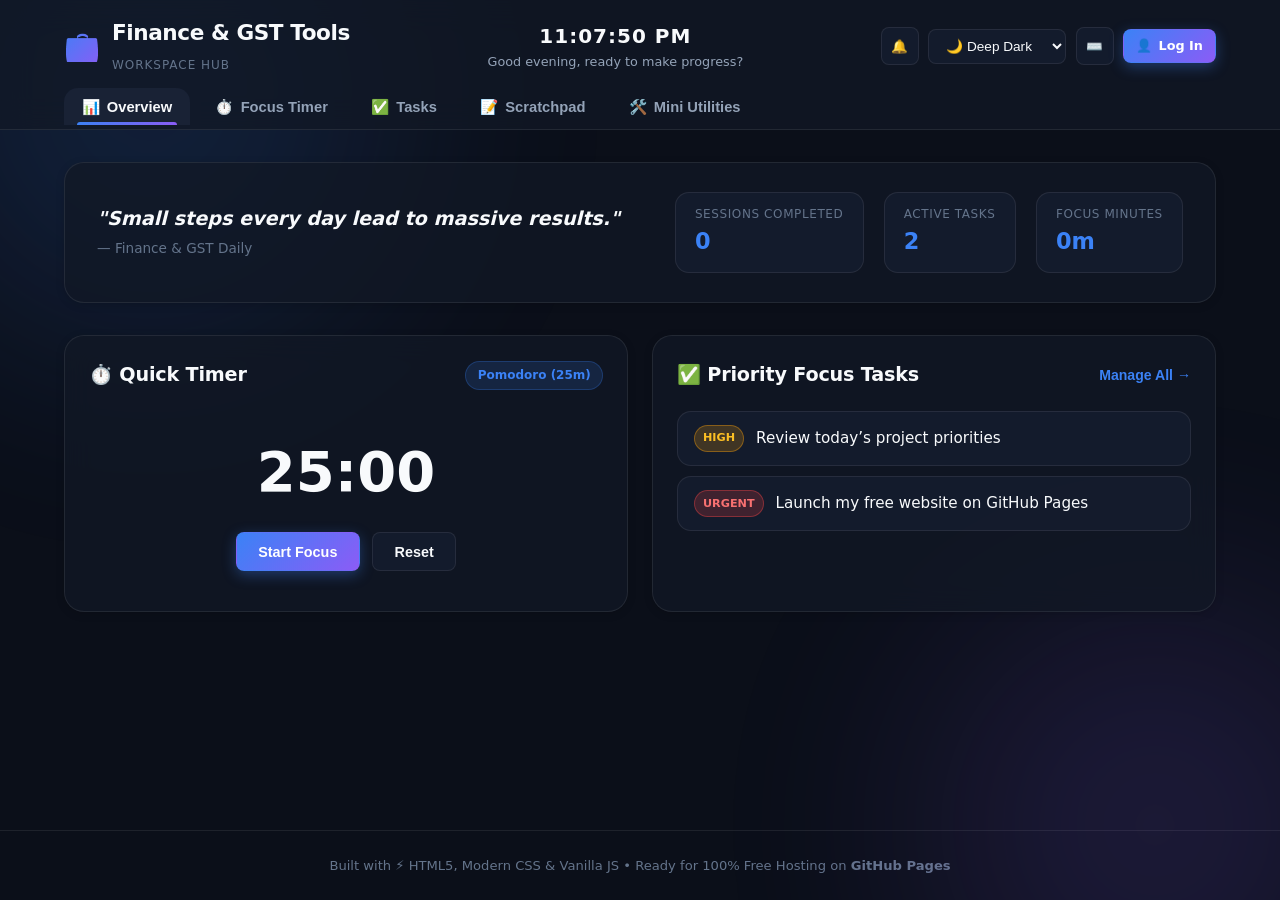
<file: index.html>
<!DOCTYPE html>
<html lang="en" data-theme="dark">
<head>
  <meta charset="UTF-8">
  <meta name="viewport" content="width=device-width, initial-scale=1.0">
  <title>Finance & GST Tools | Personal Finance & Utilities</title>
  <meta name="description" content="All-in-one productivity and finance suite with GST calculator, Pomodoro timer, task manager, live scratchpad, QR generator, and palette tools.">
  <link rel="stylesheet" href="styles.css">
  <link rel="icon" href="data:image/svg+xml,<svg xmlns=%22http://www.w3.org/2000/svg%22 viewBox=%220 0 100 100%22><text y=%22.9em%22 font-size=%2290%22>💼</text></svg>">
</head>
<body>
  <!-- Global Background Glows -->
  <div class="bg-glow glow-1" aria-hidden="true"></div>
  <div class="bg-glow glow-2" aria-hidden="true"></div>

  <!-- Header -->
  <header class="app-header">
    <div class="header-container">
      <div class="brand">
        <span class="brand-icon">💼</span>
        <div class="brand-text">
          <h1>Finance & GST Tools</h1>
          <span class="brand-tag">Workspace Hub</span>
        </div>
      </div>

      <!-- Live Clock & Greeting -->
      <div class="header-center">
        <div class="live-clock" id="liveClock">00:00:00</div>
        <div class="live-greeting" id="liveGreeting">Welcome</div>
      </div>

      <!-- Header Controls -->
      <div class="header-actions">
        <!-- Sound Toggle -->
        <button id="soundToggleBtn" class="icon-btn" title="Toggle Sound Chimes" aria-label="Toggle Sound">
          <span class="btn-icon" id="soundIcon">🔔</span>
        </button>

        <!-- Theme Selector -->
        <div class="theme-select-wrapper">
          <label for="themeSelect" class="sr-only">Choose Theme</label>
          <select id="themeSelect" class="theme-select" aria-label="Select Color Theme">
            <option value="dark">🌙 Deep Dark</option>
            <option value="light">☀️ Clean Light</option>
            <option value="cyberpunk">👾 Cyberpunk</option>
            <option value="emerald">🌲 Emerald</option>
          </select>
        </div>

        <!-- Shortcuts Help Button -->
        <button id="shortcutsBtn" class="icon-btn" title="Keyboard Shortcuts" aria-label="Keyboard Shortcuts">
          <span class="btn-icon">⌨️</span>
        </button>

        <!-- Login / User Profile Button -->
        <div id="authHeaderContainer">
          <a href="login.html" id="loginBtn" class="btn btn-sm btn-primary auth-btn" title="Log In to Workspace">
            <span>👤</span> <span>Log In</span>
          </a>
        </div>
      </div>
    </div>

    <!-- Navigation Tabs -->
    <nav class="nav-tabs" aria-label="App Navigation">
      <button class="nav-tab active" data-tab="dashboard">
        <span class="tab-icon">📊</span> Overview
      </button>
      <button class="nav-tab" data-tab="timer">
        <span class="tab-icon">⏱️</span> Focus Timer
      </button>
      <button class="nav-tab" data-tab="tasks">
        <span class="tab-icon">✅</span> Tasks
      </button>
      <button class="nav-tab" data-tab="notes">
        <span class="tab-icon">📝</span> Scratchpad
      </button>
      <button class="nav-tab" data-tab="tools">
        <span class="tab-icon">🛠️</span> Mini Utilities
      </button>
    </nav>
  </header>

  <!-- Main Content Views -->
  <main class="main-content">

    <!-- VIEW 1: DASHBOARD OVERVIEW -->
    <section id="view-dashboard" class="tab-view active">
      <div class="dashboard-hero">
        <div class="hero-quote">
          <p id="dailyQuote">"Small steps every day lead to massive results."</p>
          <span id="quoteAuthor">— Finance & GST Daily</span>
        </div>
        <div class="quick-stats">
          <div class="stat-card">
            <span class="stat-label">Sessions Completed</span>
            <span class="stat-value" id="dashCompletedSessions">0</span>
          </div>
          <div class="stat-card">
            <span class="stat-label">Active Tasks</span>
            <span class="stat-value" id="dashActiveTasks">0</span>
          </div>
          <div class="stat-card">
            <span class="stat-label">Focus Minutes</span>
            <span class="stat-value" id="dashTotalMinutes">0m</span>
          </div>
        </div>
      </div>

      <div class="grid-2col">
        <!-- Mini Timer Card -->
        <div class="card card-interactive" id="dashTimerCard">
          <div class="card-header">
            <h3>⏱️ Quick Timer</h3>
            <span class="badge" id="dashTimerMode">Pomodoro (25m)</span>
          </div>
          <div class="dash-timer-body">
            <div class="dash-timer-display" id="dashTimerTime">25:00</div>
            <div class="dash-timer-controls">
              <button class="btn btn-primary" id="dashTimerToggle">Start Focus</button>
              <button class="btn btn-secondary" id="dashTimerReset">Reset</button>
            </div>
          </div>
        </div>

        <!-- Quick Tasks Preview Card -->
        <div class="card" id="dashTasksCard">
          <div class="card-header">
            <h3>✅ Priority Focus Tasks</h3>
            <button class="btn-link" id="gotoTasksLink">Manage All &rarr;</button>
          </div>
          <div class="card-body">
            <ul class="task-list task-list-compact" id="dashTaskList">
              <li class="empty-state">No active tasks. Add one to get started!</li>
            </ul>
          </div>
        </div>
      </div>
    </section>

    <!-- VIEW 2: FULL FOCUS TIMER -->
    <section id="view-timer" class="tab-view">
      <div class="timer-container card">
        <!-- Mode Tabs -->
        <div class="timer-mode-selector">
          <button class="mode-btn active" data-mode="pomodoro">Pomodoro (25m)</button>
          <button class="mode-btn" data-mode="shortBreak">Short Break (5m)</button>
          <button class="mode-btn" data-mode="longBreak">Long Break (15m)</button>
        </div>

        <!-- SVG Circular Ring -->
        <div class="timer-circle-wrapper">
          <svg class="timer-svg" viewBox="0 0 280 280">
            <circle class="timer-circle-bg" cx="140" cy="140" r="120" />
            <circle class="timer-circle-progress" id="timerProgressCircle" cx="140" cy="140" r="120" />
          </svg>
          <div class="timer-center-content">
            <div class="timer-display" id="timerDisplay">25:00</div>
            <div class="timer-status" id="timerStatus">Ready to focus</div>
          </div>
        </div>

        <!-- Action Controls -->
        <div class="timer-controls">
          <button class="btn btn-primary btn-large" id="timerStartPauseBtn">
            <span id="timerActionText">Start</span>
          </button>
          <button class="btn btn-secondary" id="timerResetBtn">Reset</button>
          <button class="btn btn-ghost" id="timerSkipBtn" title="Skip Session">Skip ⏭️</button>
        </div>

        <!-- Timer Options & Sound Testing -->
        <div class="timer-settings-row">
          <div class="setting-item">
            <label for="workDurationInput">Work (mins):</label>
            <input type="number" id="workDurationInput" min="1" max="90" value="25">
          </div>
          <div class="setting-item">
            <label for="breakDurationInput">Break (mins):</label>
            <input type="number" id="breakDurationInput" min="1" max="60" value="5">
          </div>
          <div class="setting-item">
            <button class="btn btn-sm btn-secondary" id="testChimeBtn">Test Chime 🔔</button>
          </div>
        </div>
      </div>
    </section>

    <!-- VIEW 3: TASK MANAGER -->
    <section id="view-tasks" class="tab-view">
      <div class="card tasks-card">
        <div class="card-header">
          <h2>Task & Priority Checklist</h2>
          <div class="task-filter-pills">
            <button class="pill active" data-filter="all">All</button>
            <button class="pill" data-filter="active">Active</button>
            <button class="pill" data-filter="completed">Done</button>
          </div>
        </div>

        <!-- New Task Form -->
        <form class="task-form" id="taskForm">
          <input type="text" id="taskInput" class="form-input" placeholder="What needs to be done? (Press Enter)" required autocomplete="off">
          <select id="taskPriority" class="form-select" aria-label="Task Priority">
            <option value="normal">Normal</option>
            <option value="high">High</option>
            <option value="urgent">Urgent 🔥</option>
          </select>
          <button type="submit" class="btn btn-primary">Add Task</button>
        </form>

        <!-- Tasks List -->
        <div class="task-list-wrapper">
          <ul class="task-list" id="taskList">
            <!-- Dynamic task items inserted here -->
          </ul>
        </div>

        <!-- Task Footer Bar -->
        <div class="task-footer">
          <span id="taskCounter">0 tasks left</span>
          <button class="btn-link text-danger" id="clearCompletedBtn">Clear Completed</button>
        </div>
      </div>
    </section>

    <!-- VIEW 4: LIVE SCRATCHPAD -->
    <section id="view-notes" class="tab-view">
      <div class="card notes-card">
        <div class="card-header">
          <h2>Quick Scratchpad & Drafts</h2>
          <div class="notes-actions">
            <button class="btn btn-sm btn-secondary" id="copyNotesBtn" title="Copy to Clipboard">📋 Copy</button>
            <button class="btn btn-sm btn-secondary" id="downloadNotesBtn" title="Save as File">💾 Export .md</button>
            <button class="btn btn-sm btn-ghost text-danger" id="clearNotesBtn" title="Clear Scratchpad">Clear</button>
          </div>
        </div>

        <div class="notes-body">
          <textarea id="scratchpadText" class="notes-textarea" placeholder="Start typing thoughts, markdown notes, code snippets, or meeting minutes... Auto-saved locally!"></textarea>
        </div>

        <div class="notes-footer">
          <div class="notes-meta">
            <span id="charCount">0 characters</span> •
            <span id="wordCount">0 words</span> •
            <span id="readingTime">&lt; 1 min read</span>
          </div>
          <span class="save-status" id="saveStatus">✓ Saved to browser</span>
        </div>
      </div>
    </section>

    <!-- VIEW 5: MINI UTILITIES -->
    <section id="view-tools" class="tab-view">
      <div class="grid-2col">
        <!-- Tool 1: Instant QR Code Generator -->
        <div class="card tool-card">
          <div class="card-header">
            <h3>📱 Instant QR Code Generator</h3>
          </div>
          <div class="tool-content">
            <p class="tool-desc">Type any text, phone number, or URL to generate a scannable QR code instantly.</p>
            <div class="qr-input-group">
              <input type="text" id="qrTextInput" class="form-input" placeholder="https://example.com" value="https://github.com">
              <button class="btn btn-primary" id="generateQrBtn">Generate</button>
            </div>
            
            <div class="qr-display-area">
              <canvas id="qrCanvas" width="220" height="220" class="qr-canvas"></canvas>
            </div>

            <div class="qr-actions">
              <button class="btn btn-secondary btn-sm" id="downloadQrBtn">📥 Download QR Code</button>
            </div>
          </div>
        </div>

        <!-- Tool 2: Harmonic Color Palette Generator -->
        <div class="card tool-card">
          <div class="card-header">
            <h3>🎨 Color Palette Generator</h3>
            <button class="btn btn-sm btn-primary" id="randomizePaletteBtn">New Palette 🎲</button>
          </div>
          <div class="tool-content">
            <p class="tool-desc">Click any swatch or hex code to copy it instantly.</p>
            <div class="palette-display" id="paletteContainer">
              <!-- Swatches generated by app.js -->
            </div>
          </div>
        </div>

        <!-- Tool 3: Quick Percentage & Ratio Calculator -->
        <div class="card tool-card full-width">
          <div class="card-header">
            <h3>🔢 Quick Percentage & Ratio Calculator</h3>
          </div>
          <div class="tool-content">
            <div class="calc-grid">
              <!-- What is X% of Y? -->
              <div class="calc-box">
                <span class="calc-title">What is</span>
                <div class="calc-inputs">
                  <input type="number" id="calcP1" class="form-input sm-input" placeholder="20" value="20">% of
                  <input type="number" id="calcV1" class="form-input sm-input" placeholder="150" value="150">
                </div>
                <div class="calc-result" id="calcRes1">= 30.00</div>
              </div>

              <!-- X is what % of Y? -->
              <div class="calc-box">
                <span class="calc-title">Percentage of</span>
                <div class="calc-inputs">
                  <input type="number" id="calcV2" class="form-input sm-input" placeholder="45" value="45"> is what % of
                  <input type="number" id="calcT2" class="form-input sm-input" placeholder="180" value="180">
                </div>
                <div class="calc-result" id="calcRes2">= 25.00%</div>
              </div>

              <!-- Percentage Change -->
              <div class="calc-box">
                <span class="calc-title">% Change</span>
                <div class="calc-inputs">
                  From <input type="number" id="calcFrom" class="form-input sm-input" placeholder="80" value="80">
                  to <input type="number" id="calcTo" class="form-input sm-input" placeholder="100" value="100">
                </div>
                <div class="calc-result" id="calcRes3">= +25.00%</div>
              </div>
            </div>
          </div>
        </div>
      </div>
    </section>

  </main>

  <!-- Keyboard Shortcuts Modal Dialog -->
  <dialog id="shortcutsDialog" class="modal-dialog">
    <div class="modal-card">
      <div class="modal-header">
        <h3>⌨️ Keyboard Shortcuts</h3>
        <button class="icon-btn close-modal" id="closeShortcutsBtn" aria-label="Close modal">✕</button>
      </div>
      <div class="modal-body">
        <ul class="shortcuts-list">
          <li><kbd>Space</kbd> <span>Start / Pause Focus Timer</span></li>
          <li><kbd>R</kbd> <span>Reset Focus Timer</span></li>
          <li><kbd>Alt</kbd> + <kbd>N</kbd> <span>Quick Focus on New Task input</span></li>
          <li><kbd>Esc</kbd> <span>Close Modals / Overlays</span></li>
        </ul>
      </div>
    </div>
  </dialog>

  <!-- Toast Notification Container -->
  <div class="toast-container" id="toastContainer" aria-live="polite"></div>

  <!-- Footer -->
  <footer class="app-footer">
    <p>Built with ⚡ HTML5, Modern CSS & Vanilla JS • Ready for 100% Free Hosting on <strong>GitHub Pages</strong></p>
  </footer>

  <script src="app.js"></script>
</body>
</html>
</file>
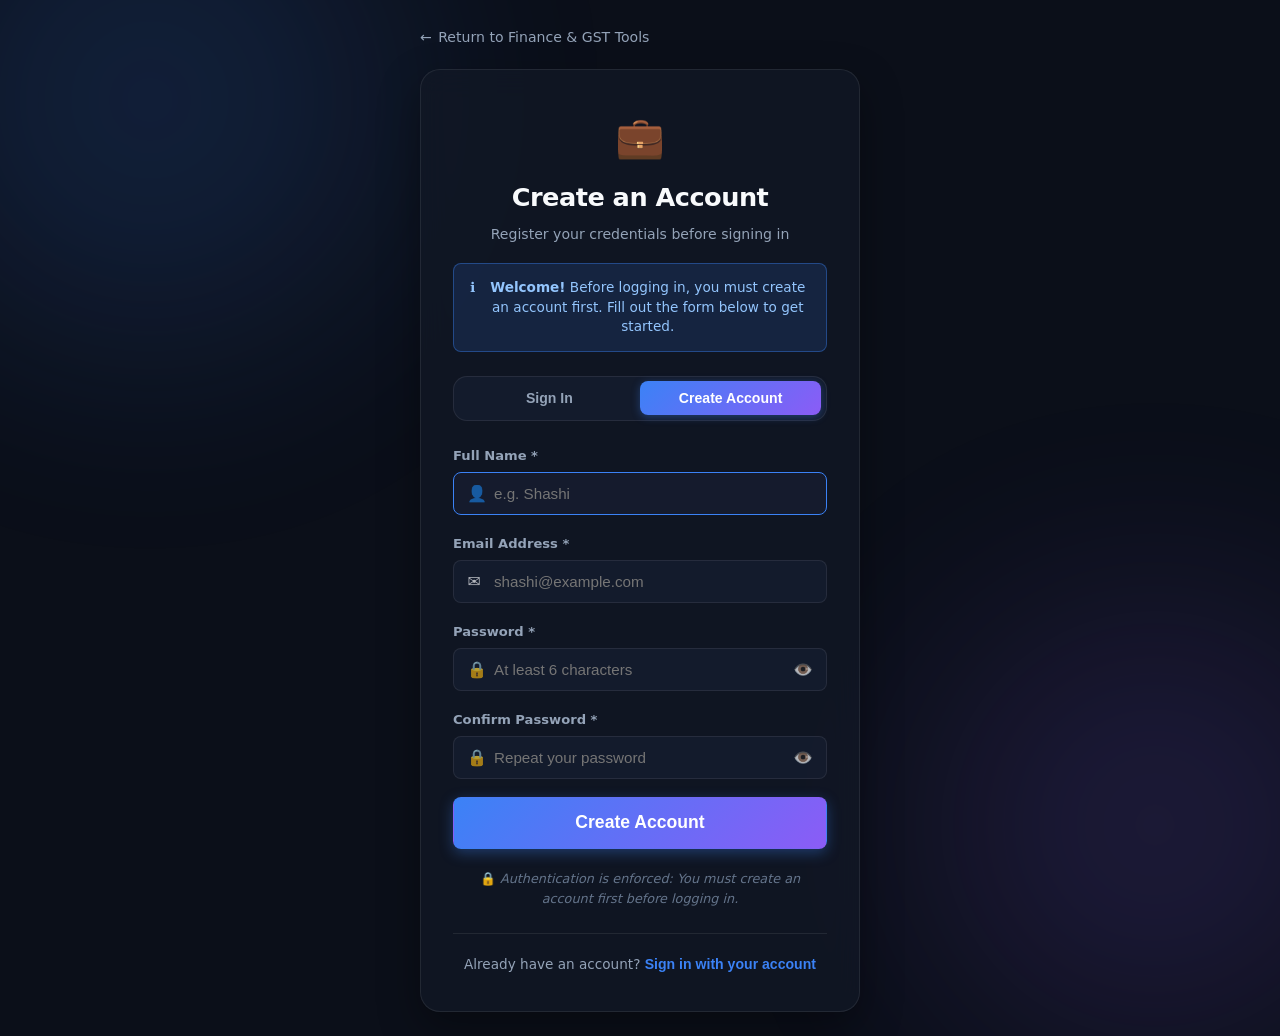
<file: login.html>
<!DOCTYPE html>
<html lang="en" data-theme="dark">
<head>
  <meta charset="UTF-8">
  <meta name="viewport" content="width=device-width, initial-scale=1.0">
  <title>Authentication & Workspace Login | Finance & GST Tools</title>
  <meta name="description" content="Secure authentication for Finance & GST Tools. Create an account or log in with your registered credentials.">
  <link rel="stylesheet" href="styles.css">
  <link rel="icon" href="data:image/svg+xml,<svg xmlns=%22http://www.w3.org/2000/svg%22 viewBox=%220 0 100 100%22><text y=%22.9em%22 font-size=%2290%22>💼</text></svg>">
</head>
<body class="auth-page">
  <!-- Background Glows -->
  <div class="bg-glow glow-1" aria-hidden="true"></div>
  <div class="bg-glow glow-2" aria-hidden="true"></div>

  <div class="auth-wrapper">
    <!-- Back to App Link -->
    <a href="index.html" class="auth-back-link">
      <span>&larr;</span> Return to Finance & GST Tools
    </a>

    <div class="card auth-card">
      <div class="auth-header">
        <div class="auth-brand-icon">💼</div>
        <h1 id="authTitle">Welcome to Finance & GST Tools</h1>
        <p class="auth-subtitle" id="authSubtitle">Create an account or sign in to authenticate</p>

        <!-- Status / Error Alert Banner -->
        <div id="authAlert" class="auth-alert" role="alert">
          <span id="alertIcon">ℹ️</span>
          <div id="alertMessage">Please create an account before logging in.</div>
        </div>
      </div>

      <!-- Mode Switcher Tabs (Sign In / Create Account) -->
      <div class="auth-tabs" role="tablist">
        <button type="button" class="auth-tab" id="tabSignIn" role="tab" aria-selected="false">Sign In</button>
        <button type="button" class="auth-tab active" id="tabSignUp" role="tab" aria-selected="true">Create Account</button>
      </div>

      <!-- Main Form -->
      <form id="authForm" class="auth-form" novalidate>
        <!-- Full Name Field (Create Account mode) -->
        <div class="form-group" id="nameGroup">
          <label for="nameInput">Full Name *</label>
          <div class="input-with-icon">
            <span class="input-icon">👤</span>
            <input type="text" id="nameInput" class="form-input" placeholder="e.g. Shashi" autocomplete="name">
          </div>
        </div>

        <!-- Email Address Field -->
        <div class="form-group">
          <label for="emailInput">Email Address *</label>
          <div class="input-with-icon">
            <span class="input-icon">✉️</span>
            <input type="email" id="emailInput" class="form-input" placeholder="shashi@example.com" required autocomplete="email">
          </div>
        </div>

        <!-- Password Field -->
        <div class="form-group">
          <div class="label-row">
            <label for="passwordInput">Password *</label>
            <a href="#" id="forgotPasswordLink" class="btn-link sm-link" style="display: none;">Forgot password?</a>
          </div>
          <div class="input-with-icon">
            <span class="input-icon">🔒</span>
            <input type="password" id="passwordInput" class="form-input" placeholder="At least 6 characters" required autocomplete="current-password">
            <button type="button" id="togglePasswordBtn" class="toggle-password-btn" aria-label="Toggle password visibility">👁️</button>
          </div>
        </div>

        <!-- Confirm Password Field (Create Account mode only) -->
        <div class="form-group" id="confirmPasswordGroup">
          <label for="confirmPasswordInput">Confirm Password *</label>
          <div class="input-with-icon">
            <span class="input-icon">🔒</span>
            <input type="password" id="confirmPasswordInput" class="form-input" placeholder="Repeat your password" autocomplete="new-password">
            <button type="button" id="toggleConfirmPasswordBtn" class="toggle-password-btn" aria-label="Toggle confirm password visibility">👁️</button>
          </div>
        </div>

        <!-- Remember Me Checkbox -->
        <div class="form-row-remember" id="rememberRow" style="display: none;">
          <label class="checkbox-label">
            <input type="checkbox" id="rememberMe" checked>
            <span>Keep me logged in on this browser</span>
          </label>
        </div>

        <!-- Submit Button -->
        <button type="submit" class="btn btn-primary btn-large full-width" id="submitAuthBtn">
          <span id="submitBtnText">Create Account</span>
        </button>
      </form>

      <!-- Registered Accounts Quick Preview Box -->
      <div id="registeredAccountsBox" style="margin-top: 1.25rem; font-size: 0.8rem; color: var(--text-muted); text-align: center;">
        <span id="registeredCountText">0 registered accounts found.</span>
      </div>

      <!-- Footer Mode Switcher -->
      <div class="auth-footer-help">
        <span id="toggleModeText">Already registered?</span>
        <button type="button" class="btn-link" id="switchModeBtn">Sign in with your account</button>
      </div>
    </div>
  </div>

  <!-- Toast Notification Container -->
  <div class="toast-container" id="toastContainer" aria-live="polite"></div>

  <script>
    // Theme setup from parent app
    const savedTheme = localStorage.getItem('focusflow_theme') || 'dark';
    document.documentElement.setAttribute('data-theme', savedTheme);

    // DOM Elements
    const tabSignIn = document.getElementById('tabSignIn');
    const tabSignUp = document.getElementById('tabSignUp');
    const authTitle = document.getElementById('authTitle');
    const authSubtitle = document.getElementById('authSubtitle');
    const authAlert = document.getElementById('authAlert');
    const alertIcon = document.getElementById('alertIcon');
    const alertMessage = document.getElementById('alertMessage');
    const nameGroup = document.getElementById('nameGroup');
    const nameInput = document.getElementById('nameInput');
    const emailInput = document.getElementById('emailInput');
    const passwordInput = document.getElementById('passwordInput');
    const confirmPasswordGroup = document.getElementById('confirmPasswordGroup');
    const confirmPasswordInput = document.getElementById('confirmPasswordInput');
    const forgotPasswordLink = document.getElementById('forgotPasswordLink');
    const rememberRow = document.getElementById('rememberRow');
    const submitBtnText = document.getElementById('submitBtnText');
    const authForm = document.getElementById('authForm');
    const switchModeBtn = document.getElementById('switchModeBtn');
    const toggleModeText = document.getElementById('toggleModeText');
    const togglePasswordBtn = document.getElementById('togglePasswordBtn');
    const toggleConfirmPasswordBtn = document.getElementById('toggleConfirmPasswordBtn');
    const toastContainer = document.getElementById('toastContainer');
    const registeredCountText = document.getElementById('registeredCountText');

    let mode = 'signup'; // default to 'signup' so users create account first!

    // ==========================================
    // USER REGISTRY IN LOCALSTORAGE
    // ==========================================
    const USERS_STORAGE_KEY = 'focusflow_registered_users';

    function getRegisteredUsers() {
      try {
        const data = localStorage.getItem(USERS_STORAGE_KEY);
        return data ? JSON.parse(data) : [];
      } catch (e) {
        return [];
      }
    }

    function saveRegisteredUsers(users) {
      localStorage.setItem(USERS_STORAGE_KEY, JSON.stringify(users));
      updateRegisteredAccountsCounter();
    }

    function updateRegisteredAccountsCounter() {
      const users = getRegisteredUsers();
      if (users.length === 0) {
        registeredCountText.innerHTML = '🔒 <em>Authentication is enforced: You must create an account first before logging in.</em>';
      } else {
        const names = users.map(u => u.name).join(', ');
        registeredCountText.innerHTML = `🛡️ Registered user${users.length > 1 ? 's' : ''} on this device: <strong>${escapeHtml(names)}</strong>`;
      }
    }

    function escapeHtml(str) {
      const div = document.createElement('div');
      div.textContent = str;
      return div.innerHTML;
    }

    // Alert Banner Helper
    function showAlert(type, icon, messageHtml) {
      authAlert.className = `auth-alert ${type}`;
      alertIcon.textContent = icon;
      alertMessage.innerHTML = messageHtml;
      authAlert.style.display = 'flex';

      // Attach any action button in alert
      const switchBtn = alertMessage.querySelector('.alert-link-btn');
      if (switchBtn) {
        switchBtn.addEventListener('click', () => {
          setMode(switchBtn.getAttribute('data-target-mode') || 'signup');
        });
      }
    }

    function hideAlert() {
      authAlert.style.display = 'none';
    }

    function showToast(message, icon = '✨') {
      const toast = document.createElement('div');
      toast.className = 'toast';
      toast.innerHTML = `<span>${icon}</span> <span>${message}</span>`;
      toastContainer.appendChild(toast);
      setTimeout(() => {
        toast.style.transition = 'opacity 0.3s ease, transform 0.3s ease';
        toast.style.opacity = '0';
        toast.style.transform = 'translateY(10px)';
        setTimeout(() => toast.remove(), 300);
      }, 3200);
    }

    // Set Mode: 'signup' or 'signin'
    function setMode(newMode, preserveAlert = false) {
      mode = newMode;
      if (!preserveAlert) hideAlert();

      if (mode === 'signup') {
        tabSignUp.classList.add('active');
        tabSignIn.classList.remove('active');
        authTitle.textContent = 'Create an Account';
        authSubtitle.textContent = 'Register your credentials before signing in';
        nameGroup.style.display = 'flex';
        confirmPasswordGroup.style.display = 'flex';
        rememberRow.style.display = 'none';
        forgotPasswordLink.style.display = 'none';
        submitBtnText.textContent = 'Create Account';
        toggleModeText.textContent = 'Already have an account?';
        switchModeBtn.textContent = 'Sign in with your account';
        nameInput.focus();
      } else {
        tabSignIn.classList.add('active');
        tabSignUp.classList.remove('active');
        authTitle.textContent = 'Sign In';
        authSubtitle.textContent = 'Authenticate with your registered account';
        nameGroup.style.display = 'none';
        confirmPasswordGroup.style.display = 'none';
        rememberRow.style.display = 'flex';
        forgotPasswordLink.style.display = 'inline';
        submitBtnText.textContent = 'Authenticate & Sign In';
        toggleModeText.textContent = "Don't have an account yet?";
        switchModeBtn.textContent = 'Create an account first';
        emailInput.focus();
      }
    }

    tabSignIn.addEventListener('click', () => {
      // Check if any accounts exist
      const users = getRegisteredUsers();
      if (users.length === 0) {
        showAlert('info', 'ℹ️', 'No accounts found on this device! Please <button type="button" class="alert-link-btn" data-target-mode="signup">Create an Account</button> first.');
      }
      setMode('signin', true);
    });

    tabSignUp.addEventListener('click', () => setMode('signup'));
    switchModeBtn.addEventListener('click', () => setMode(mode === 'signin' ? 'signup' : 'signin'));

    // Toggle Passwords
    togglePasswordBtn.addEventListener('click', () => {
      const isPass = passwordInput.type === 'password';
      passwordInput.type = isPass ? 'text' : 'password';
      togglePasswordBtn.textContent = isPass ? '🙈' : '👁️';
    });

    toggleConfirmPasswordBtn.addEventListener('click', () => {
      const isPass = confirmPasswordInput.type === 'password';
      confirmPasswordInput.type = isPass ? 'text' : 'password';
      toggleConfirmPasswordBtn.textContent = isPass ? '🙈' : '👁️';
    });

    // Forgot password handler
    forgotPasswordLink.addEventListener('click', (e) => {
      e.preventDefault();
      const email = emailInput.value.trim() || prompt('Enter your registered email:');
      if (!email) return;
      const users = getRegisteredUsers();
      const user = users.find(u => u.email.toLowerCase() === email.toLowerCase());
      if (user) {
        showAlert('info', '🔑', `Your registered password is: <strong>${escapeHtml(user.password)}</strong> (For testing/demo purposes)`);
      } else {
        showAlert('error', '❌', `No account found for "${escapeHtml(email)}". Please <button type="button" class="alert-link-btn" data-target-mode="signup">Create an Account</button>.`);
      }
    });

    // Form Submission & Authentication
    authForm.addEventListener('submit', (e) => {
      e.preventDefault();
      hideAlert();

      const email = emailInput.value.trim().toLowerCase();
      const password = passwordInput.value;
      const users = getRegisteredUsers();

      // ====================================
      // 1. CREATE ACCOUNT MODE
      // ====================================
      if (mode === 'signup') {
        const name = nameInput.value.trim();
        const confirmPassword = confirmPasswordInput.value;

        // Validation: Name
        if (!name || name.length < 2) {
          showAlert('error', '⚠️', 'Please enter your Full Name (at least 2 characters).');
          nameInput.focus();
          return;
        }

        // Validation: Email
        const emailRegex = /^[^\s@]+@[^\s@]+\.[^\s@]+$/;
        if (!email || !emailRegex.test(email)) {
          showAlert('error', '⚠️', 'Please enter a valid email address (e.g. name@example.com).');
          emailInput.focus();
          return;
        }

        // Validation: Password length
        if (!password || password.length < 6) {
          showAlert('error', '⚠️', 'Password must be at least 6 characters long.');
          passwordInput.focus();
          return;
        }

        // Validation: Password match
        if (password !== confirmPassword) {
          showAlert('error', '⚠️', 'Passwords do not match! Please check and confirm your password.');
          confirmPasswordInput.focus();
          return;
        }

        // Check for duplicate email
        const existing = users.find(u => u.email.toLowerCase() === email);
        if (existing) {
          showAlert('error', '⚠️', `An account with this email already exists! <button type="button" class="alert-link-btn" data-target-mode="signin">Click here to Sign In</button>.`);
          return;
        }

        // Registration success!
        const newUser = {
          id: Date.now(),
          name: name,
          email: email,
          password: password,
          createdAt: new Date().toISOString()
        };

        users.push(newUser);
        saveRegisteredUsers(users);

        showToast(`🎉 Account created for ${name}!`, '✅');
        showAlert('success', '🎉', `Account created successfully! You can now <button type="button" class="alert-link-btn" data-target-mode="signin">Sign In</button> with your credentials.`);

        // Switch to Sign In mode with prefilled values
        setTimeout(() => {
          setMode('signin', true);
          emailInput.value = email;
          passwordInput.value = '';
          passwordInput.focus();
        }, 1200);

        return;
      }

      // ====================================
      // 2. SIGN IN (AUTHENTICATION) MODE
      // ====================================
      if (mode === 'signin') {
        if (!email) {
          showAlert('error', '⚠️', 'Please enter your email address.');
          emailInput.focus();
          return;
        }

        if (!password) {
          showAlert('error', '⚠️', 'Please enter your password.');
          passwordInput.focus();
          return;
        }

        // 1. CHECK IF ACCOUNT EXISTS
        const user = users.find(u => u.email.toLowerCase() === email);

        if (!user) {
          // ACCOUNT NOT FOUND: MUST CREATE ACCOUNT FIRST!
          showAlert('error', '❌', `<strong>Account not found!</strong> No registered account matches <em>${escapeHtml(email)}</em>. You must <button type="button" class="alert-link-btn" data-target-mode="signup">Create an Account</button> first before logging in.`);
          showToast('Account not found. Please create account first!', '❌');
          return;
        }

        // 2. CHECK PASSWORD AUTHENTICATION
        if (user.password !== password) {
          showAlert('error', '❌', '<strong>Authentication failed!</strong> Incorrect password. Please check your password and try again.');
          showToast('Incorrect password', '❌');
          passwordInput.focus();
          return;
        }

        // 3. AUTHENTICATION SUCCESSFUL!
        showAlert('success', '✅', `<strong>Authentication successful!</strong> Welcome back, ${escapeHtml(user.name)}. Redirecting to your workspace...`);
        submitBtnText.textContent = '✓ Authenticated! Redirecting...';

        // Store active session
        localStorage.setItem('focusflow_user', JSON.stringify({
          id: user.id,
          name: user.name,
          email: user.email,
          avatar: '⚡',
          loggedInAt: new Date().toISOString()
        }));

        showToast(`Welcome back, ${user.name}!`, '🚀');

        setTimeout(() => {
          window.location.href = 'index.html?login=success';
        }, 900);
      }
    });

    // Initialization check
    updateRegisteredAccountsCounter();

    // Check if user already has registered accounts
    const initialUsers = getRegisteredUsers();
    if (initialUsers.length === 0) {
      // Force Create Account mode first
      setMode('signup', true);
      showAlert('info', 'ℹ️', '<strong>Welcome!</strong> Before logging in, you must create an account first. Fill out the form below to get started.');
    } else {
      // If accounts already exist on this device, default to Sign In
      setMode('signin', true);
    }
  </script>
</body>
</html>
</file>
<file: styles.css>
/* ==========================================================
   FocusFlow Hub - Modern Design System & Stylesheet
   ========================================================== */

/* --- CSS Variables & Themes --- */
:root {
  --font-family: system-ui, -apple-system, BlinkMacSystemFont, 'Segoe UI', Roboto, Oxygen, Ubuntu, Cantarell, sans-serif;
  --radius-sm: 8px;
  --radius-md: 14px;
  --radius-lg: 20px;
  --radius-full: 9999px;
  --transition-fast: 0.2s ease;
  --transition-normal: 0.3s cubic-bezier(0.4, 0, 0.2, 1);
  --shadow-sm: 0 2px 8px rgba(0, 0, 0, 0.15);
  --shadow-md: 0 8px 24px rgba(0, 0, 0, 0.25);
  --shadow-lg: 0 16px 40px rgba(0, 0, 0, 0.35);
}

/* Theme: Deep Dark (Default) */
[data-theme="dark"] {
  --bg-base: #0b0f19;
  --bg-surface: rgba(18, 24, 38, 0.75);
  --bg-surface-hover: rgba(28, 36, 56, 0.85);
  --bg-card: rgba(23, 32, 51, 0.65);
  --border-color: rgba(255, 255, 255, 0.08);
  --border-focus: #3b82f6;
  --text-primary: #f8fafc;
  --text-secondary: #94a3b8;
  --text-muted: #64748b;
  --accent-primary: #3b82f6;
  --accent-hover: #2563eb;
  --accent-glow: rgba(59, 130, 246, 0.35);
  --accent-gradient: linear-gradient(135deg, #3b82f6, #8b5cf6);
  --danger: #ef4444;
  --warning: #f59e0b;
  --success: #10b981;
  color-scheme: dark;
}

/* Theme: Clean Light */
[data-theme="light"] {
  --bg-base: #f1f5f9;
  --bg-surface: rgba(255, 255, 255, 0.85);
  --bg-surface-hover: rgba(241, 245, 249, 0.95);
  --bg-card: rgba(255, 255, 255, 0.75);
  --border-color: rgba(0, 0, 0, 0.08);
  --border-focus: #2563eb;
  --text-primary: #0f172a;
  --text-secondary: #475569;
  --text-muted: #94a3b8;
  --accent-primary: #2563eb;
  --accent-hover: #1d4ed8;
  --accent-glow: rgba(37, 99, 235, 0.2);
  --accent-gradient: linear-gradient(135deg, #2563eb, #6366f1);
  --danger: #dc2626;
  --warning: #d97706;
  --success: #059669;
  color-scheme: light;
}

/* Theme: Cyberpunk Neon */
[data-theme="cyberpunk"] {
  --bg-base: #080612;
  --bg-surface: rgba(22, 16, 42, 0.8);
  --bg-surface-hover: rgba(35, 24, 66, 0.9);
  --bg-card: rgba(28, 20, 52, 0.7);
  --border-color: rgba(244, 63, 94, 0.25);
  --border-focus: #06b6d4;
  --text-primary: #fdf2f8;
  --text-secondary: #d8b4fe;
  --text-muted: #9333ea;
  --accent-primary: #f43f5e;
  --accent-hover: #e11d48;
  --accent-glow: rgba(244, 63, 94, 0.4);
  --accent-gradient: linear-gradient(135deg, #f43f5e, #06b6d4);
  --danger: #ff0055;
  --warning: #fbbf24;
  --success: #00f0ff;
  color-scheme: dark;
}

/* Theme: Emerald Forest */
[data-theme="emerald"] {
  --bg-base: #061811;
  --bg-surface: rgba(11, 38, 28, 0.8);
  --bg-surface-hover: rgba(16, 56, 42, 0.9);
  --bg-card: rgba(13, 46, 34, 0.7);
  --border-color: rgba(52, 211, 153, 0.18);
  --border-focus: #10b981;
  --text-primary: #ecfdf5;
  --text-secondary: #a7f3d0;
  --text-muted: #34d399;
  --accent-primary: #10b981;
  --accent-hover: #059669;
  --accent-glow: rgba(16, 185, 129, 0.35);
  --accent-gradient: linear-gradient(135deg, #10b981, #06b6d4);
  --danger: #f87171;
  --warning: #facc15;
  --success: #34d399;
  color-scheme: dark;
}

/* --- Reset & Base --- */
*, *::before, *::after {
  box-sizing: border-box;
  margin: 0;
  padding: 0;
}

body {
  font-family: var(--font-family);
  background-color: var(--bg-base);
  color: var(--text-primary);
  min-height: 100vh;
  display: flex;
  flex-direction: column;
  line-height: 1.6;
  overflow-x: hidden;
  position: relative;
  transition: background-color var(--transition-normal), color var(--transition-normal);
}

/* Ambient glow blobs */
.bg-glow {
  position: fixed;
  border-radius: 50%;
  filter: blur(120px);
  opacity: 0.15;
  pointer-events: none;
  z-index: 0;
}

.glow-1 {
  width: 500px;
  height: 500px;
  top: -150px;
  left: -100px;
  background: var(--accent-primary);
}

.glow-2 {
  width: 450px;
  height: 450px;
  bottom: -150px;
  right: -100px;
  background: #8b5cf6;
}

/* --- Layout --- */
.app-header {
  position: sticky;
  top: 0;
  z-index: 100;
  background: var(--bg-surface);
  backdrop-filter: blur(16px);
  -webkit-backdrop-filter: blur(16px);
  border-bottom: 1px solid var(--border-color);
}

.header-container {
  max-width: 1200px;
  margin: 0 auto;
  padding: 1rem 1.5rem 0.5rem;
  display: flex;
  align-items: center;
  justify-content: space-between;
  gap: 1rem;
}

.brand {
  display: flex;
  align-items: center;
  gap: 0.75rem;
}

.brand-icon {
  font-size: 1.8rem;
  background: var(--accent-gradient);
  -webkit-background-clip: text;
  -webkit-text-fill-color: transparent;
  animation: pulseIcon 3s infinite ease-in-out;
}

@keyframes pulseIcon {
  0%, 100% { transform: scale(1); }
  50% { transform: scale(1.1); }
}

.brand-text h1 {
  font-size: 1.35rem;
  font-weight: 700;
  letter-spacing: -0.02em;
}

.brand-tag {
  font-size: 0.75rem;
  color: var(--text-muted);
  text-transform: uppercase;
  letter-spacing: 0.08em;
}

.header-center {
  display: flex;
  flex-direction: column;
  align-items: center;
}

.live-clock {
  font-size: 1.25rem;
  font-weight: 700;
  font-variant-numeric: tabular-nums;
  letter-spacing: 0.05em;
  color: var(--text-primary);
}

.live-greeting {
  font-size: 0.8rem;
  color: var(--text-secondary);
}

.header-actions {
  display: flex;
  align-items: center;
  gap: 0.6rem;
}

/* Buttons & Inputs */
.icon-btn {
  background: var(--bg-card);
  border: 1px solid var(--border-color);
  color: var(--text-primary);
  width: 38px;
  height: 38px;
  border-radius: var(--radius-sm);
  display: flex;
  align-items: center;
  justify-content: center;
  cursor: pointer;
  transition: all var(--transition-fast);
}

.icon-btn:hover {
  background: var(--bg-surface-hover);
  border-color: var(--accent-primary);
  transform: translateY(-1px);
}

.theme-select {
  background: var(--bg-card);
  color: var(--text-primary);
  border: 1px solid var(--border-color);
  padding: 0.5rem 0.8rem;
  border-radius: var(--radius-sm);
  font-size: 0.85rem;
  cursor: pointer;
  outline: none;
  transition: border var(--transition-fast);
}

.theme-select:focus {
  border-color: var(--border-focus);
}

/* Nav Tabs */
.nav-tabs {
  max-width: 1200px;
  margin: 0 auto;
  padding: 0.25rem 1.5rem;
  display: flex;
  gap: 0.5rem;
  overflow-x: auto;
  scrollbar-width: none;
}

.nav-tabs::-webkit-scrollbar {
  display: none;
}

.nav-tab {
  background: transparent;
  border: none;
  color: var(--text-secondary);
  padding: 0.6rem 1.1rem;
  border-radius: var(--radius-md) var(--radius-md) 0 0;
  font-size: 0.92rem;
  font-weight: 600;
  cursor: pointer;
  display: flex;
  align-items: center;
  gap: 0.45rem;
  position: relative;
  transition: color var(--transition-fast), background var(--transition-fast);
  white-space: nowrap;
}

.nav-tab:hover {
  color: var(--text-primary);
  background: rgba(255, 255, 255, 0.04);
}

.nav-tab.active {
  color: var(--text-primary);
  background: var(--bg-surface-hover);
}

.nav-tab.active::after {
  content: '';
  position: absolute;
  bottom: 0;
  left: 10%;
  width: 80%;
  height: 3px;
  background: var(--accent-gradient);
  border-radius: 3px 3px 0 0;
}

/* Main Area */
.main-content {
  flex: 1;
  max-width: 1200px;
  width: 100%;
  margin: 0 auto;
  padding: 2rem 1.5rem;
  position: relative;
  z-index: 1;
}

.tab-view {
  display: none;
  animation: fadeIn 0.3s ease-in-out;
}

.tab-view.active {
  display: block;
}

@keyframes fadeIn {
  from { opacity: 0; transform: translateY(6px); }
  to { opacity: 1; transform: translateY(0); }
}

/* --- Cards & Containers --- */
.card {
  background: var(--bg-surface);
  backdrop-filter: blur(14px);
  -webkit-backdrop-filter: blur(14px);
  border: 1px solid var(--border-color);
  border-radius: var(--radius-lg);
  padding: 1.5rem;
  box-shadow: var(--shadow-sm);
  transition: transform var(--transition-fast), box-shadow var(--transition-fast);
}

.card:hover {
  box-shadow: var(--shadow-md);
}

.card-header {
  display: flex;
  align-items: center;
  justify-content: space-between;
  margin-bottom: 1.25rem;
}

.card-header h2, .card-header h3 {
  font-size: 1.2rem;
  font-weight: 700;
  letter-spacing: -0.01em;
}

.grid-2col {
  display: grid;
  grid-template-columns: repeat(auto-fit, minmax(360px, 1fr));
  gap: 1.5rem;
}

.full-width {
  grid-column: 1 / -1;
}

/* Buttons System */
.btn {
  padding: 0.65rem 1.35rem;
  border-radius: var(--radius-sm);
  font-size: 0.9rem;
  font-weight: 600;
  cursor: pointer;
  display: inline-flex;
  align-items: center;
  justify-content: center;
  gap: 0.5rem;
  border: 1px solid transparent;
  transition: all var(--transition-fast);
}

.btn-primary {
  background: var(--accent-gradient);
  color: #ffffff;
  box-shadow: 0 4px 14px var(--accent-glow);
}

.btn-primary:hover {
  filter: brightness(1.1);
  transform: translateY(-1px);
  box-shadow: 0 6px 20px var(--accent-glow);
}

.btn-secondary {
  background: var(--bg-card);
  color: var(--text-primary);
  border-color: var(--border-color);
}

.btn-secondary:hover {
  background: var(--bg-surface-hover);
  border-color: var(--text-secondary);
}

.btn-ghost {
  background: transparent;
  color: var(--text-secondary);
}

.btn-ghost:hover {
  color: var(--text-primary);
  background: rgba(255, 255, 255, 0.05);
}

.btn-link {
  background: none;
  border: none;
  color: var(--accent-primary);
  font-size: 0.88rem;
  font-weight: 600;
  cursor: pointer;
  text-decoration: none;
}

.btn-link:hover {
  text-decoration: underline;
}

.btn-sm {
  padding: 0.35rem 0.75rem;
  font-size: 0.8rem;
}

.btn-large {
  padding: 0.9rem 2.2rem;
  font-size: 1.1rem;
}

.text-danger {
  color: var(--danger) !important;
}

.badge {
  padding: 0.25rem 0.7rem;
  border-radius: var(--radius-full);
  font-size: 0.75rem;
  font-weight: 600;
  background: rgba(59, 130, 246, 0.15);
  color: var(--accent-primary);
  border: 1px solid rgba(59, 130, 246, 0.25);
}

/* --- View 1: Dashboard Elements --- */
.dashboard-hero {
  display: flex;
  flex-wrap: wrap;
  align-items: center;
  justify-content: space-between;
  gap: 1.5rem;
  margin-bottom: 2rem;
  padding: 1.8rem 2rem;
  background: var(--bg-surface);
  border: 1px solid var(--border-color);
  border-radius: var(--radius-lg);
  box-shadow: var(--shadow-sm);
}

.hero-quote p {
  font-size: 1.2rem;
  font-weight: 600;
  font-style: italic;
  color: var(--text-primary);
}

.hero-quote span {
  font-size: 0.85rem;
  color: var(--text-muted);
}

.quick-stats {
  display: flex;
  gap: 1.25rem;
}

.stat-card {
  background: var(--bg-card);
  border: 1px solid var(--border-color);
  padding: 0.75rem 1.2rem;
  border-radius: var(--radius-md);
  display: flex;
  flex-direction: column;
  min-width: 120px;
}

.stat-label {
  font-size: 0.75rem;
  color: var(--text-muted);
  text-transform: uppercase;
  letter-spacing: 0.05em;
}

.stat-value {
  font-size: 1.4rem;
  font-weight: 700;
  color: var(--accent-primary);
}

.dash-timer-body {
  display: flex;
  flex-direction: column;
  align-items: center;
  padding: 1rem 0;
}

.dash-timer-display {
  font-size: 3.5rem;
  font-weight: 800;
  font-variant-numeric: tabular-nums;
  margin-bottom: 1rem;
}

.dash-timer-controls {
  display: flex;
  gap: 0.75rem;
}

/* --- View 2: Timer Component --- */
.timer-container {
  max-width: 580px;
  margin: 0 auto;
  text-align: center;
  padding: 2.5rem 2rem;
}

.timer-mode-selector {
  display: inline-flex;
  background: var(--bg-card);
  padding: 0.35rem;
  border-radius: var(--radius-full);
  border: 1px solid var(--border-color);
  margin-bottom: 2rem;
}

.mode-btn {
  background: transparent;
  border: none;
  color: var(--text-secondary);
  padding: 0.55rem 1.2rem;
  border-radius: var(--radius-full);
  font-size: 0.88rem;
  font-weight: 600;
  cursor: pointer;
  transition: all var(--transition-fast);
}

.mode-btn.active {
  background: var(--accent-gradient);
  color: #ffffff;
  box-shadow: 0 2px 10px var(--accent-glow);
}

.timer-circle-wrapper {
  position: relative;
  width: 280px;
  height: 280px;
  margin: 0 auto 2rem;
}

.timer-svg {
  transform: rotate(-90deg);
  width: 100%;
  height: 100%;
}

.timer-circle-bg {
  fill: none;
  stroke: rgba(255, 255, 255, 0.06);
  stroke-width: 12;
}

.timer-circle-progress {
  fill: none;
  stroke: var(--accent-primary);
  stroke-width: 12;
  stroke-linecap: round;
  stroke-dasharray: 753.98; /* 2 * PI * 120 */
  stroke-dashoffset: 0;
  transition: stroke-dashoffset 0.8s linear, stroke var(--transition-normal);
}

.timer-center-content {
  position: absolute;
  top: 50%;
  left: 50%;
  transform: translate(-50%, -50%);
  display: flex;
  flex-direction: column;
  align-items: center;
}

.timer-display {
  font-size: 4rem;
  font-weight: 800;
  font-variant-numeric: tabular-nums;
  letter-spacing: -0.02em;
}

.timer-status {
  font-size: 0.95rem;
  color: var(--text-secondary);
  margin-top: -0.25rem;
}

.timer-controls {
  display: flex;
  align-items: center;
  justify-content: center;
  gap: 1rem;
  margin-bottom: 2rem;
}

.timer-settings-row {
  display: flex;
  justify-content: center;
  align-items: center;
  gap: 1.5rem;
  padding-top: 1.5rem;
  border-top: 1px solid var(--border-color);
  font-size: 0.85rem;
}

.setting-item {
  display: flex;
  align-items: center;
  gap: 0.5rem;
}

.setting-item input[type="number"] {
  background: var(--bg-card);
  border: 1px solid var(--border-color);
  color: var(--text-primary);
  border-radius: var(--radius-sm);
  padding: 0.35rem 0.5rem;
  width: 60px;
  text-align: center;
  font-weight: 600;
}

/* --- View 3: Tasks --- */
.tasks-card {
  max-width: 760px;
  margin: 0 auto;
}

.task-filter-pills {
  display: flex;
  gap: 0.4rem;
  background: var(--bg-card);
  padding: 0.25rem;
  border-radius: var(--radius-full);
}

.pill {
  border: none;
  background: transparent;
  color: var(--text-secondary);
  font-size: 0.8rem;
  font-weight: 600;
  padding: 0.35rem 0.85rem;
  border-radius: var(--radius-full);
  cursor: pointer;
  transition: all var(--transition-fast);
}

.pill.active {
  background: var(--accent-primary);
  color: #ffffff;
}

.task-form {
  display: flex;
  gap: 0.75rem;
  margin-bottom: 1.5rem;
}

.form-input {
  flex: 1;
  background: var(--bg-card);
  border: 1px solid var(--border-color);
  color: var(--text-primary);
  padding: 0.75rem 1rem;
  border-radius: var(--radius-sm);
  font-size: 0.95rem;
  outline: none;
  transition: border var(--transition-fast);
}

.form-input:focus {
  border-color: var(--border-focus);
}

.form-select {
  background: var(--bg-card);
  border: 1px solid var(--border-color);
  color: var(--text-primary);
  padding: 0 0.85rem;
  border-radius: var(--radius-sm);
  font-size: 0.9rem;
  outline: none;
  cursor: pointer;
}

.task-list-wrapper {
  max-height: 440px;
  overflow-y: auto;
  padding-right: 0.5rem;
}

.task-list {
  list-style: none;
  display: flex;
  flex-direction: column;
  gap: 0.6rem;
}

.task-item {
  display: flex;
  align-items: center;
  justify-content: space-between;
  background: var(--bg-card);
  border: 1px solid var(--border-color);
  padding: 0.85rem 1rem;
  border-radius: var(--radius-md);
  transition: all var(--transition-fast);
}

.task-item:hover {
  background: var(--bg-surface-hover);
  border-color: rgba(255, 255, 255, 0.15);
}

.task-item.completed {
  opacity: 0.6;
}

.task-item.completed .task-text {
  text-decoration: line-through;
  color: var(--text-muted);
}

.task-main {
  display: flex;
  align-items: center;
  gap: 0.75rem;
  flex: 1;
}

.task-checkbox {
  width: 18px;
  height: 18px;
  accent-color: var(--accent-primary);
  cursor: pointer;
}

.task-text {
  font-size: 0.95rem;
  word-break: break-word;
}

.task-priority-badge {
  font-size: 0.7rem;
  text-transform: uppercase;
  font-weight: 700;
  padding: 0.2rem 0.5rem;
  border-radius: var(--radius-full);
}

.badge-urgent {
  background: rgba(239, 68, 68, 0.2);
  color: #f87171;
  border: 1px solid rgba(239, 68, 68, 0.4);
}

.badge-high {
  background: rgba(245, 158, 11, 0.2);
  color: #fbbf24;
  border: 1px solid rgba(245, 158, 11, 0.4);
}

.badge-normal {
  background: rgba(59, 130, 246, 0.15);
  color: #60a5fa;
  border: 1px solid rgba(59, 130, 246, 0.3);
}

.task-delete-btn {
  background: transparent;
  border: none;
  color: var(--text-muted);
  cursor: pointer;
  padding: 0.3rem 0.5rem;
  font-size: 1rem;
  border-radius: var(--radius-sm);
  transition: color var(--transition-fast);
}

.task-delete-btn:hover {
  color: var(--danger);
}

.empty-state {
  text-align: center;
  color: var(--text-muted);
  padding: 2rem;
  font-style: italic;
  font-size: 0.9rem;
}

.task-footer {
  display: flex;
  align-items: center;
  justify-content: space-between;
  margin-top: 1.25rem;
  padding-top: 1rem;
  border-top: 1px solid var(--border-color);
  font-size: 0.85rem;
  color: var(--text-muted);
}

/* --- View 4: Scratchpad --- */
.notes-card {
  max-width: 900px;
  margin: 0 auto;
}

.notes-textarea {
  width: 100%;
  height: 380px;
  background: var(--bg-card);
  border: 1px solid var(--border-color);
  border-radius: var(--radius-md);
  padding: 1.2rem;
  color: var(--text-primary);
  font-family: inherit;
  font-size: 1rem;
  line-height: 1.7;
  resize: vertical;
  outline: none;
  transition: border var(--transition-fast);
}

.notes-textarea:focus {
  border-color: var(--border-focus);
}

.notes-footer {
  display: flex;
  align-items: center;
  justify-content: space-between;
  margin-top: 1rem;
  font-size: 0.82rem;
  color: var(--text-muted);
}

.save-status {
  color: var(--success);
  font-weight: 600;
}

/* --- View 5: Mini Utilities --- */
.tool-card {
  display: flex;
  flex-direction: column;
}

.tool-desc {
  font-size: 0.88rem;
  color: var(--text-secondary);
  margin-bottom: 1rem;
}

.qr-input-group {
  display: flex;
  gap: 0.5rem;
  margin-bottom: 1.25rem;
}

.qr-display-area {
  display: flex;
  justify-content: center;
  align-items: center;
  padding: 1rem;
  background: #ffffff;
  border-radius: var(--radius-md);
  margin: 0 auto 1.25rem;
  width: fit-content;
}

.qr-canvas {
  display: block;
}

.qr-actions {
  text-align: center;
}

.palette-display {
  display: grid;
  grid-template-columns: repeat(5, 1fr);
  gap: 0.6rem;
  margin-bottom: 1rem;
}

.color-swatch {
  height: 110px;
  border-radius: var(--radius-md);
  display: flex;
  flex-direction: column;
  justify-content: flex-end;
  padding: 0.6rem;
  cursor: pointer;
  box-shadow: var(--shadow-sm);
  transition: transform var(--transition-fast);
  border: 1px solid rgba(0, 0, 0, 0.1);
}

.color-swatch:hover {
  transform: translateY(-4px);
}

.color-hex {
  font-size: 0.75rem;
  font-weight: 700;
  font-family: monospace;
  background: rgba(0, 0, 0, 0.45);
  color: #ffffff;
  padding: 0.2rem 0.4rem;
  border-radius: 4px;
  text-align: center;
}

.calc-grid {
  display: grid;
  grid-template-columns: repeat(auto-fit, minmax(240px, 1fr));
  gap: 1.2rem;
}

.calc-box {
  background: var(--bg-card);
  border: 1px solid var(--border-color);
  padding: 1.2rem;
  border-radius: var(--radius-md);
  display: flex;
  flex-direction: column;
  gap: 0.6rem;
}

.calc-title {
  font-size: 0.85rem;
  font-weight: 700;
  color: var(--text-secondary);
}

.calc-inputs {
  display: flex;
  align-items: center;
  gap: 0.4rem;
  font-size: 0.9rem;
}

.sm-input {
  width: 75px;
  padding: 0.4rem;
  text-align: center;
  font-weight: 600;
}

.calc-result {
  font-size: 1.25rem;
  font-weight: 800;
  color: var(--accent-primary);
  margin-top: 0.25rem;
}

/* --- Modal Dialog --- */
.modal-dialog {
  border: none;
  background: transparent;
  padding: 0;
  max-width: 440px;
  width: 90%;
  margin: auto;
}

.modal-dialog::backdrop {
  background: rgba(0, 0, 0, 0.65);
  backdrop-filter: blur(6px);
}

.modal-card {
  background: var(--bg-surface);
  backdrop-filter: blur(20px);
  border: 1px solid var(--border-color);
  border-radius: var(--radius-lg);
  padding: 1.5rem;
  box-shadow: var(--shadow-lg);
}

.modal-header {
  display: flex;
  align-items: center;
  justify-content: space-between;
  margin-bottom: 1rem;
}

.close-modal {
  border-radius: var(--radius-full);
}

.shortcuts-list {
  list-style: none;
  display: flex;
  flex-direction: column;
  gap: 0.75rem;
}

.shortcuts-list li {
  display: flex;
  align-items: center;
  justify-content: space-between;
  font-size: 0.9rem;
  color: var(--text-secondary);
}

kbd {
  background: var(--bg-card);
  border: 1px solid var(--border-color);
  padding: 0.25rem 0.5rem;
  border-radius: 4px;
  font-family: monospace;
  font-size: 0.8rem;
  color: var(--text-primary);
  box-shadow: 0 2px 0 rgba(0, 0, 0, 0.3);
}

/* --- Toast Notification --- */
.toast-container {
  position: fixed;
  bottom: 2rem;
  right: 2rem;
  display: flex;
  flex-direction: column;
  gap: 0.5rem;
  z-index: 1000;
  pointer-events: none;
}

.toast {
  background: var(--bg-surface);
  backdrop-filter: blur(16px);
  border: 1px solid var(--border-color);
  color: var(--text-primary);
  padding: 0.75rem 1.25rem;
  border-radius: var(--radius-md);
  box-shadow: var(--shadow-md);
  font-size: 0.9rem;
  font-weight: 500;
  display: flex;
  align-items: center;
  gap: 0.5rem;
  animation: slideInToast 0.25s cubic-bezier(0.16, 1, 0.3, 1);
  pointer-events: auto;
}

@keyframes slideInToast {
  from { transform: translateX(100%); opacity: 0; }
  to { transform: translateX(0); opacity: 1; }
}

/* --- Footer --- */
.app-footer {
  text-align: center;
  padding: 1.5rem;
  font-size: 0.82rem;
  color: var(--text-muted);
  border-top: 1px solid var(--border-color);
  margin-top: auto;
}

/* --- Screen Responsiveness --- */
@media (max-width: 768px) {
  .header-container {
    flex-wrap: wrap;
  }
  .header-center {
    order: 3;
    width: 100%;
    margin-top: 0.5rem;
  }
  .dashboard-hero {
    flex-direction: column;
    align-items: flex-start;
  }
  .quick-stats {
    width: 100%;
    justify-content: space-between;
  }
  .stat-card {
    flex: 1;
    min-width: 0;
  }
  .grid-2col {
    grid-template-columns: 1fr;
  }
  .task-form {
    flex-direction: column;
  }
  .palette-display {
    grid-template-columns: repeat(3, 1fr);
  }
}

.sr-only {
  position: absolute;
  width: 1px;
  height: 1px;
  padding: 0;
  margin: -1px;
  overflow: hidden;
  clip: rect(0, 0, 0, 0);
  white-space: nowrap;
  border: 0;
}

/* ==========================================================
   Authentication & Login Page Styles
   ========================================================== */
.auth-page {
  display: flex;
  align-items: center;
  justify-content: center;
  min-height: 100vh;
  padding: 1.5rem;
}

.auth-wrapper {
  width: 100%;
  max-width: 440px;
  margin: auto;
  position: relative;
  z-index: 1;
}

.auth-back-link {
  display: inline-flex;
  align-items: center;
  gap: 0.4rem;
  color: var(--text-secondary);
  font-size: 0.88rem;
  font-weight: 500;
  text-decoration: none;
  margin-bottom: 1.25rem;
  transition: color var(--transition-fast), transform var(--transition-fast);
}

.auth-back-link:hover {
  color: var(--text-primary);
  transform: translateX(-3px);
}

.auth-card {
  padding: 2.2rem 2rem;
  box-shadow: var(--shadow-lg);
}

.auth-header {
  text-align: center;
  margin-bottom: 1.5rem;
}

.auth-brand-icon {
  font-size: 2.5rem;
  margin-bottom: 0.5rem;
  display: inline-block;
  animation: pulseIcon 3s infinite ease-in-out;
}

.auth-header h1 {
  font-size: 1.6rem;
  font-weight: 700;
  letter-spacing: -0.02em;
  margin-bottom: 0.35rem;
}

.auth-subtitle {
  font-size: 0.88rem;
  color: var(--text-secondary);
}

.auth-alert {
  padding: 0.85rem 1rem;
  border-radius: var(--radius-sm);
  font-size: 0.85rem;
  display: none;
  margin-top: 1.1rem;
  margin-bottom: 0.5rem;
  align-items: flex-start;
  gap: 0.65rem;
  line-height: 1.45;
  animation: fadeIn 0.25s ease-in-out;
}

.auth-alert.error {
  display: flex;
  background: rgba(239, 68, 68, 0.14);
  border: 1px solid rgba(239, 68, 68, 0.4);
  color: #fca5a5;
}

.auth-alert.success {
  display: flex;
  background: rgba(16, 185, 129, 0.14);
  border: 1px solid rgba(16, 185, 129, 0.4);
  color: #6ee7b7;
}

.auth-alert.info {
  display: flex;
  background: rgba(59, 130, 246, 0.14);
  border: 1px solid rgba(59, 130, 246, 0.4);
  color: #93c5fd;
}

.auth-alert button.alert-link-btn {
  color: inherit;
  text-decoration: underline;
  background: none;
  border: none;
  cursor: pointer;
  font-weight: 700;
  padding: 0;
  display: inline;
  font-size: inherit;
  font-family: inherit;
}

.auth-alert button.alert-link-btn:hover {
  filter: brightness(1.2);
}

.auth-tabs {
  display: flex;
  background: var(--bg-card);
  padding: 0.3rem;
  border-radius: var(--radius-md);
  margin-bottom: 1.5rem;
  border: 1px solid var(--border-color);
}

.auth-tab {
  flex: 1;
  background: transparent;
  border: none;
  color: var(--text-secondary);
  padding: 0.55rem;
  border-radius: var(--radius-sm);
  font-size: 0.88rem;
  font-weight: 600;
  cursor: pointer;
  transition: all var(--transition-fast);
}

.auth-tab.active {
  background: var(--accent-gradient);
  color: #ffffff;
  box-shadow: 0 2px 8px var(--accent-glow);
}

.auth-form {
  display: flex;
  flex-direction: column;
  gap: 1.1rem;
}

.form-group {
  display: flex;
  flex-direction: column;
  gap: 0.4rem;
}

.form-group label {
  font-size: 0.82rem;
  font-weight: 600;
  color: var(--text-secondary);
}

.label-row {
  display: flex;
  align-items: center;
  justify-content: space-between;
}

.sm-link {
  font-size: 0.78rem;
}

.input-with-icon {
  position: relative;
  display: flex;
  align-items: center;
}

.input-icon {
  position: absolute;
  left: 0.9rem;
  font-size: 1rem;
  pointer-events: none;
  opacity: 0.7;
}

.input-with-icon .form-input {
  padding-left: 2.5rem;
  padding-right: 2.5rem;
  width: 100%;
}

.toggle-password-btn {
  position: absolute;
  right: 0.6rem;
  background: transparent;
  border: none;
  cursor: pointer;
  font-size: 1rem;
  padding: 0.3rem;
  opacity: 0.7;
  transition: opacity var(--transition-fast);
}

.toggle-password-btn:hover {
  opacity: 1;
}

.form-row-remember {
  display: flex;
  align-items: center;
  justify-content: space-between;
  font-size: 0.85rem;
  color: var(--text-secondary);
}

.checkbox-label {
  display: flex;
  align-items: center;
  gap: 0.5rem;
  cursor: pointer;
}

.checkbox-label input[type="checkbox"] {
  width: 16px;
  height: 16px;
  accent-color: var(--accent-primary);
  cursor: pointer;
}

.demo-btn {
  margin-top: -0.3rem;
  font-size: 0.85rem;
  padding: 0.6rem;
}

.auth-divider {
  display: flex;
  align-items: center;
  text-align: center;
  margin: 1.5rem 0 1.25rem;
}

.auth-divider::before, .auth-divider::after {
  content: '';
  flex: 1;
  border-bottom: 1px solid var(--border-color);
}

.auth-divider span {
  padding: 0 0.75rem;
  font-size: 0.7rem;
  font-weight: 700;
  letter-spacing: 0.08em;
  color: var(--text-muted);
}

.social-login-grid {
  display: grid;
  grid-template-columns: 1fr 1fr;
  gap: 0.75rem;
}

.social-btn {
  padding: 0.6rem;
  font-size: 0.85rem;
}

.auth-footer-help {
  text-align: center;
  margin-top: 1.5rem;
  padding-top: 1.25rem;
  border-top: 1px solid var(--border-color);
  font-size: 0.85rem;
  color: var(--text-secondary);
}

/* Header Login / User Status */
.auth-btn {
  text-decoration: none;
  gap: 0.4rem;
  white-space: nowrap;
}

.user-profile-header {
  display: flex;
  align-items: center;
  gap: 0.5rem;
  background: var(--bg-card);
  border: 1px solid var(--border-color);
  padding: 0.25rem 0.65rem;
  border-radius: var(--radius-full);
  font-size: 0.85rem;
  font-weight: 600;
}

.user-avatar-tag {
  font-size: 1rem;
}

.logout-link {
  color: var(--text-muted);
  font-size: 0.75rem;
  cursor: pointer;
  background: none;
  border: none;
  padding: 0.1rem 0.3rem;
  border-radius: 4px;
}

.logout-link:hover {
  color: var(--danger);
}
</file>
